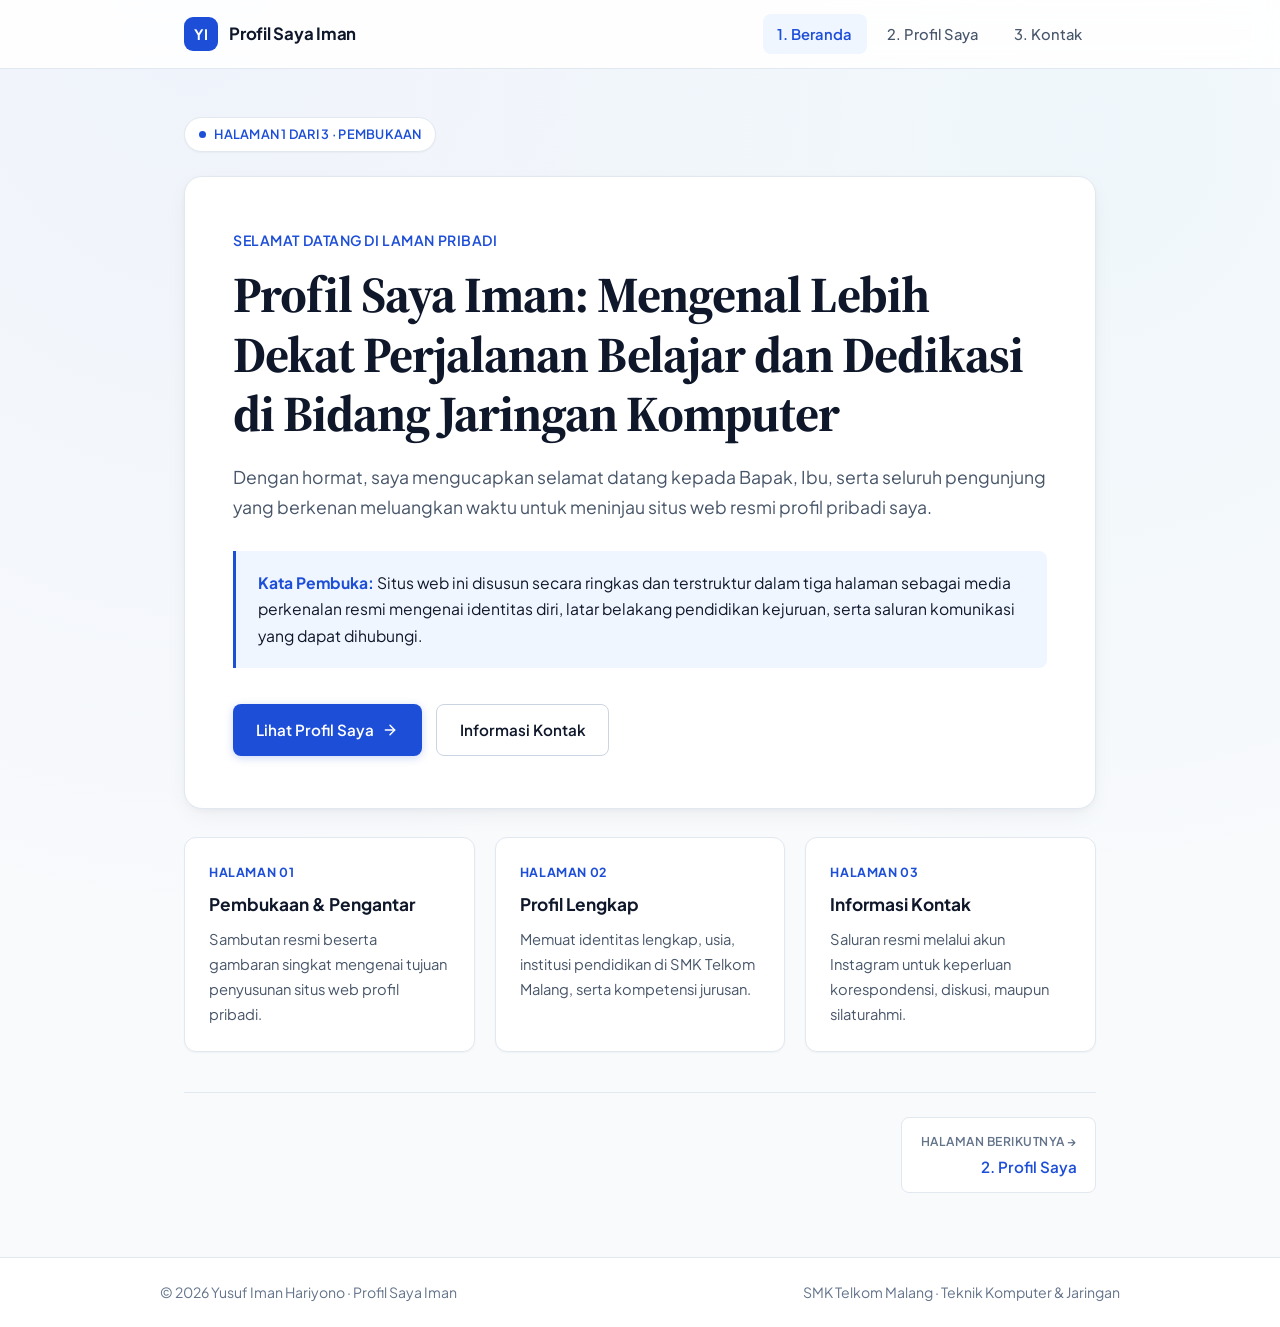
<file: index.html>
<!DOCTYPE html>
<html lang="id">
<head>
  <meta charset="UTF-8" />
  <meta name="viewport" content="width=device-width, initial-scale=1.0" />
  <title>Profil Saya Iman — Halaman Pembuka</title>
  <meta name="description" content="Website profil pribadi Yusuf Iman Hariyono, pelajar SMK Telkom Malang jurusan Teknik Komputer &amp; Jaringan." />
  <link rel="preconnect" href="https://fonts.googleapis.com" />
  <link rel="preconnect" href="https://fonts.gstatic.com" crossorigin />
  <link href="https://fonts.googleapis.com/css2?family=Plus+Jakarta+Sans:wght@400;500;600;700&family=Source+Serif+4:wght@600;700&display=swap" rel="stylesheet" />
  <link rel="stylesheet" href="assets/css/style.css" />
</head>
<body>
  <header class="site-header">
    <nav class="nav-container" aria-label="Navigasi Utama">
      <a href="index.html" class="brand">
        <span class="brand-monogram" aria-hidden="true">YI</span>
        <span>Profil Saya Iman</span>
      </a>
      <button
        id="navToggle"
        class="nav-toggle"
        type="button"
        aria-label="Buka menu navigasi"
        aria-expanded="false"
        aria-controls="navLinks"
      >
        <svg width="20" height="20" viewBox="0 0 24 24" fill="none" stroke="currentColor" stroke-width="2" stroke-linecap="round">
          <line x1="3" y1="6" x2="21" y2="6" />
          <line x1="3" y1="12" x2="21" y2="12" />
          <line x1="3" y1="18" x2="21" y2="18" />
        </svg>
      </button>
      <ul id="navLinks" class="nav-links">
        <li><a href="index.html" class="nav-link active" aria-current="page">1. Beranda</a></li>
        <li><a href="profil.html" class="nav-link">2. Profil Saya</a></li>
        <li><a href="kontak.html" class="nav-link">3. Kontak</a></li>
      </ul>
    </nav>
  </header>

  <main class="main-content">
    <div class="page-indicator">
      <span class="page-indicator-dot" aria-hidden="true"></span>
      <span>Halaman 1 dari 3 &middot; Pembukaan</span>
    </div>

    <section class="hero-card" aria-labelledby="judul-utama">
      <p class="hero-eyebrow">Selamat Datang di Laman Pribadi</p>
      <h1 id="judul-utama" class="hero-title">
        Profil Saya Iman: Mengenal Lebih Dekat Perjalanan Belajar dan Dedikasi di Bidang Jaringan Komputer
      </h1>
      <p class="hero-subtitle">
        Dengan hormat, saya mengucapkan selamat datang kepada Bapak, Ibu, serta seluruh pengunjung yang berkenan meluangkan waktu untuk meninjau situs web resmi profil pribadi saya.
      </p>

      <blockquote class="opening-quote">
        <strong>Kata Pembuka:</strong> Situs web ini disusun secara ringkas dan terstruktur dalam tiga halaman sebagai media perkenalan resmi mengenai identitas diri, latar belakang pendidikan kejuruan, serta saluran komunikasi yang dapat dihubungi.
      </blockquote>

      <div class="cta-group">
        <a href="profil.html" class="btn btn-primary">
          Lihat Profil Saya
          <svg width="16" height="16" viewBox="0 0 24 24" fill="none" stroke="currentColor" stroke-width="2.2" stroke-linecap="round" stroke-linejoin="round" aria-hidden="true">
            <path d="M5 12h14" />
            <path d="m12 5 7 7-7 7" />
          </svg>
        </a>
        <a href="kontak.html" class="btn btn-secondary">Informasi Kontak</a>
      </div>
    </section>

    <section class="section-grid" aria-label="Ringkasan Halaman Website">
      <article class="summary-card">
        <div class="summary-number">Halaman 01</div>
        <h2>Pembukaan &amp; Pengantar</h2>
        <p>Sambutan resmi beserta gambaran singkat mengenai tujuan penyusunan situs web profil pribadi.</p>
      </article>
      <article class="summary-card">
        <div class="summary-number">Halaman 02</div>
        <h2>Profil Lengkap</h2>
        <p>Memuat identitas lengkap, usia, institusi pendidikan di SMK Telkom Malang, serta kompetensi jurusan.</p>
      </article>
      <article class="summary-card">
        <div class="summary-number">Halaman 03</div>
        <h2>Informasi Kontak</h2>
        <p>Saluran resmi melalui akun Instagram untuk keperluan korespondensi, diskusi, maupun silaturahmi.</p>
      </article>
    </section>

    <nav class="page-pagination" aria-label="Navigasi Halaman">
      <a href="profil.html" class="pagination-link next">
        <span class="pagination-dir">Halaman Berikutnya &rarr;</span>
        <span class="pagination-label">2. Profil Saya</span>
      </a>
    </nav>
  </main>

  <footer class="site-footer">
    <div class="footer-container">
      <span>&copy; 2026 Yusuf Iman Hariyono &middot; Profil Saya Iman</span>
      <span>SMK Telkom Malang &middot; Teknik Komputer &amp; Jaringan</span>
    </div>
  </footer>

  <script src="assets/js/main.js"></script>
</body>
</html>
</file>
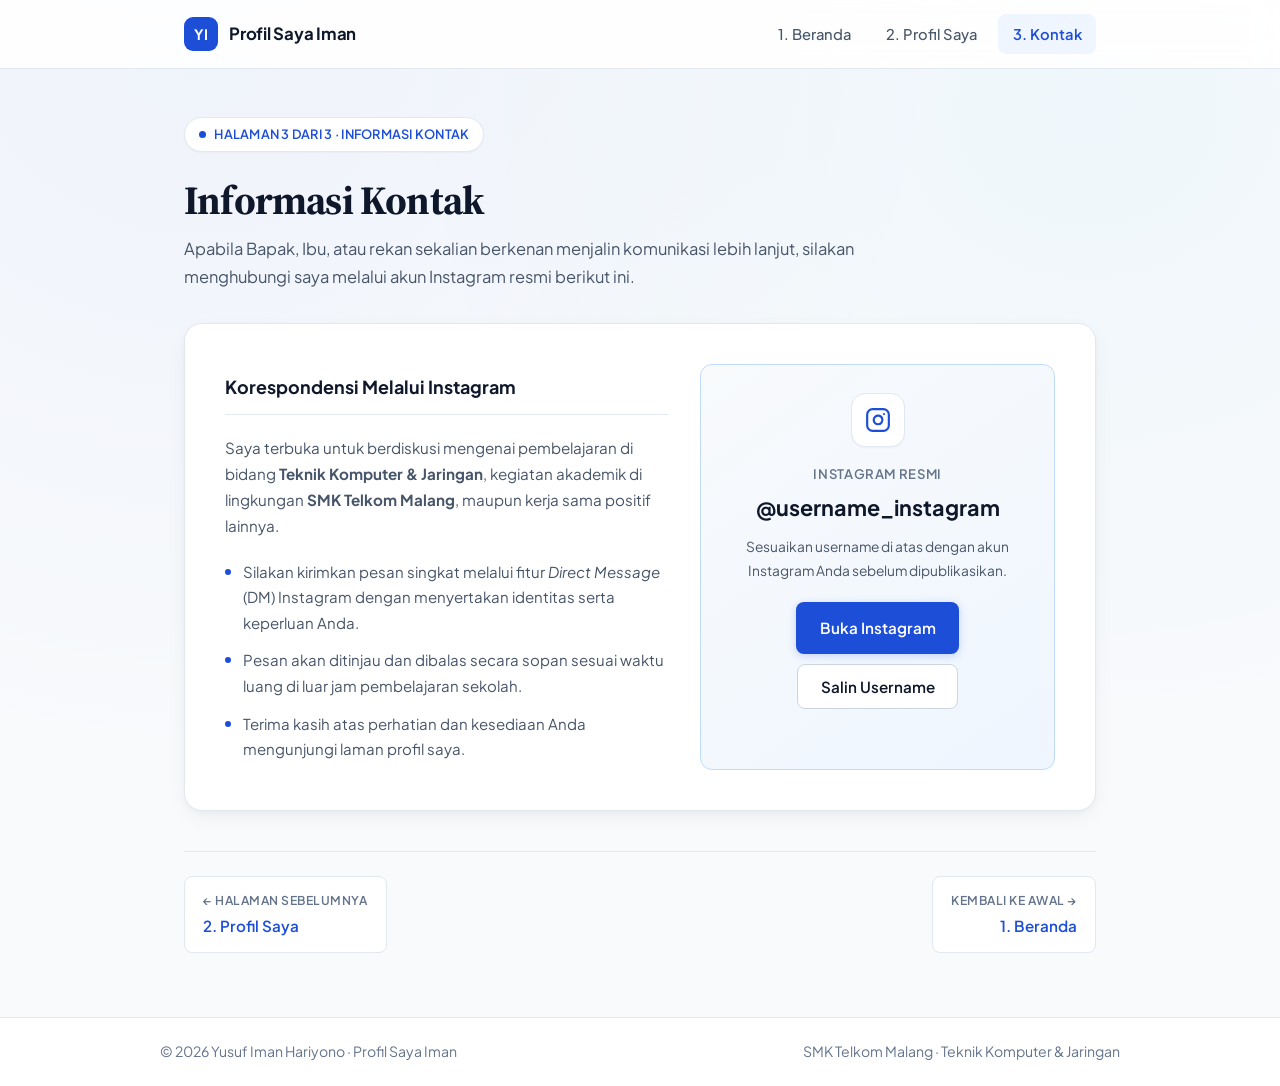
<file: kontak.html>
<!DOCTYPE html>
<html lang="id">
<head>
  <meta charset="UTF-8" />
  <meta name="viewport" content="width=device-width, initial-scale=1.0" />
  <title>Informasi Kontak — Yusuf Iman Hariyono</title>
  <meta name="description" content="Informasi kontak resmi melalui Instagram untuk menghubungi Yusuf Iman Hariyono." />
  <link rel="preconnect" href="https://fonts.googleapis.com" />
  <link rel="preconnect" href="https://fonts.gstatic.com" crossorigin />
  <link href="https://fonts.googleapis.com/css2?family=Plus+Jakarta+Sans:wght@400;500;600;700&family=Source+Serif+4:wght@600;700&display=swap" rel="stylesheet" />
  <link rel="stylesheet" href="assets/css/style.css" />
</head>
<body>
  <header class="site-header">
    <nav class="nav-container" aria-label="Navigasi Utama">
      <a href="index.html" class="brand">
        <span class="brand-monogram" aria-hidden="true">YI</span>
        <span>Profil Saya Iman</span>
      </a>
      <button
        id="navToggle"
        class="nav-toggle"
        type="button"
        aria-label="Buka menu navigasi"
        aria-expanded="false"
        aria-controls="navLinks"
      >
        <svg width="20" height="20" viewBox="0 0 24 24" fill="none" stroke="currentColor" stroke-width="2" stroke-linecap="round">
          <line x1="3" y1="6" x2="21" y2="6" />
          <line x1="3" y1="12" x2="21" y2="12" />
          <line x1="3" y1="18" x2="21" y2="18" />
        </svg>
      </button>
      <ul id="navLinks" class="nav-links">
        <li><a href="index.html" class="nav-link">1. Beranda</a></li>
        <li><a href="profil.html" class="nav-link">2. Profil Saya</a></li>
        <li><a href="kontak.html" class="nav-link active" aria-current="page">3. Kontak</a></li>
      </ul>
    </nav>
  </header>

  <main class="main-content">
    <div class="page-indicator">
      <span class="page-indicator-dot" aria-hidden="true"></span>
      <span>Halaman 3 dari 3 &middot; Informasi Kontak</span>
    </div>

    <header class="page-header">
      <h1 class="page-title">Informasi Kontak</h1>
      <p class="page-lead">
        Apabila Bapak, Ibu, atau rekan sekalian berkenan menjalin komunikasi lebih lanjut, silakan menghubungi saya melalui akun Instagram resmi berikut ini.
      </p>
    </header>

    <section class="contact-card" aria-label="Kontak Instagram">
      <div>
        <h2 class="card-title">Korespondensi Melalui Instagram</h2>
        <p class="formal-note">
          Saya terbuka untuk berdiskusi mengenai pembelajaran di bidang <strong>Teknik Komputer &amp; Jaringan</strong>, kegiatan akademik di lingkungan <strong>SMK Telkom Malang</strong>, maupun kerja sama positif lainnya.
        </p>
        <ul class="contact-info-list">
          <li>Silakan kirimkan pesan singkat melalui fitur <em>Direct Message</em> (DM) Instagram dengan menyertakan identitas serta keperluan Anda.</li>
          <li>Pesan akan ditinjau dan dibalas secara sopan sesuai waktu luang di luar jam pembelajaran sekolah.</li>
          <li>Terima kasih atas perhatian dan kesediaan Anda mengunjungi laman profil saya.</li>
        </ul>
      </div>

      <div class="ig-panel">
        <div class="ig-icon-wrap" aria-hidden="true">
          <svg width="26" height="26" viewBox="0 0 24 24" fill="none" stroke="currentColor" stroke-width="2" stroke-linecap="round" stroke-linejoin="round">
            <rect x="2" y="2" width="20" height="20" rx="5" ry="5" />
            <path d="M16 11.37A4 4 0 1 1 12.63 8 4 4 0 0 1 16 11.37z" />
            <line x1="17.5" y1="6.5" x2="17.51" y2="6.5" />
          </svg>
        </div>
        <p class="ig-label">Instagram Resmi</p>
        <!-- Ganti @username_instagram di bawah dan tautan href dengan username Instagram asli Anda -->
        <p id="igHandleText" class="ig-handle">@username_instagram</p>
        <p class="ig-helper">Sesuaikan username di atas dengan akun Instagram Anda sebelum dipublikasikan.</p>
        <div class="ig-actions">
          <a
            href="https://www.instagram.com/"
            target="_blank"
            rel="noopener noreferrer"
            class="btn btn-primary"
          >
            Buka Instagram
          </a>
          <button id="copyIgBtn" type="button" class="btn btn-secondary">
            Salin Username
          </button>
        </div>
        <div id="copyFeedback" class="copy-feedback" role="status" aria-live="polite"></div>
      </div>
    </section>

    <nav class="page-pagination" aria-label="Navigasi Halaman">
      <a href="profil.html" class="pagination-link prev">
        <span class="pagination-dir">&larr; Halaman Sebelumnya</span>
        <span class="pagination-label">2. Profil Saya</span>
      </a>
      <a href="index.html" class="pagination-link next">
        <span class="pagination-dir">Kembali ke Awal &rarr;</span>
        <span class="pagination-label">1. Beranda</span>
      </a>
    </nav>
  </main>

  <footer class="site-footer">
    <div class="footer-container">
      <span>&copy; 2026 Yusuf Iman Hariyono &middot; Profil Saya Iman</span>
      <span>SMK Telkom Malang &middot; Teknik Komputer &amp; Jaringan</span>
    </div>
  </footer>

  <script src="assets/js/main.js"></script>
</body>
</html>
</file>
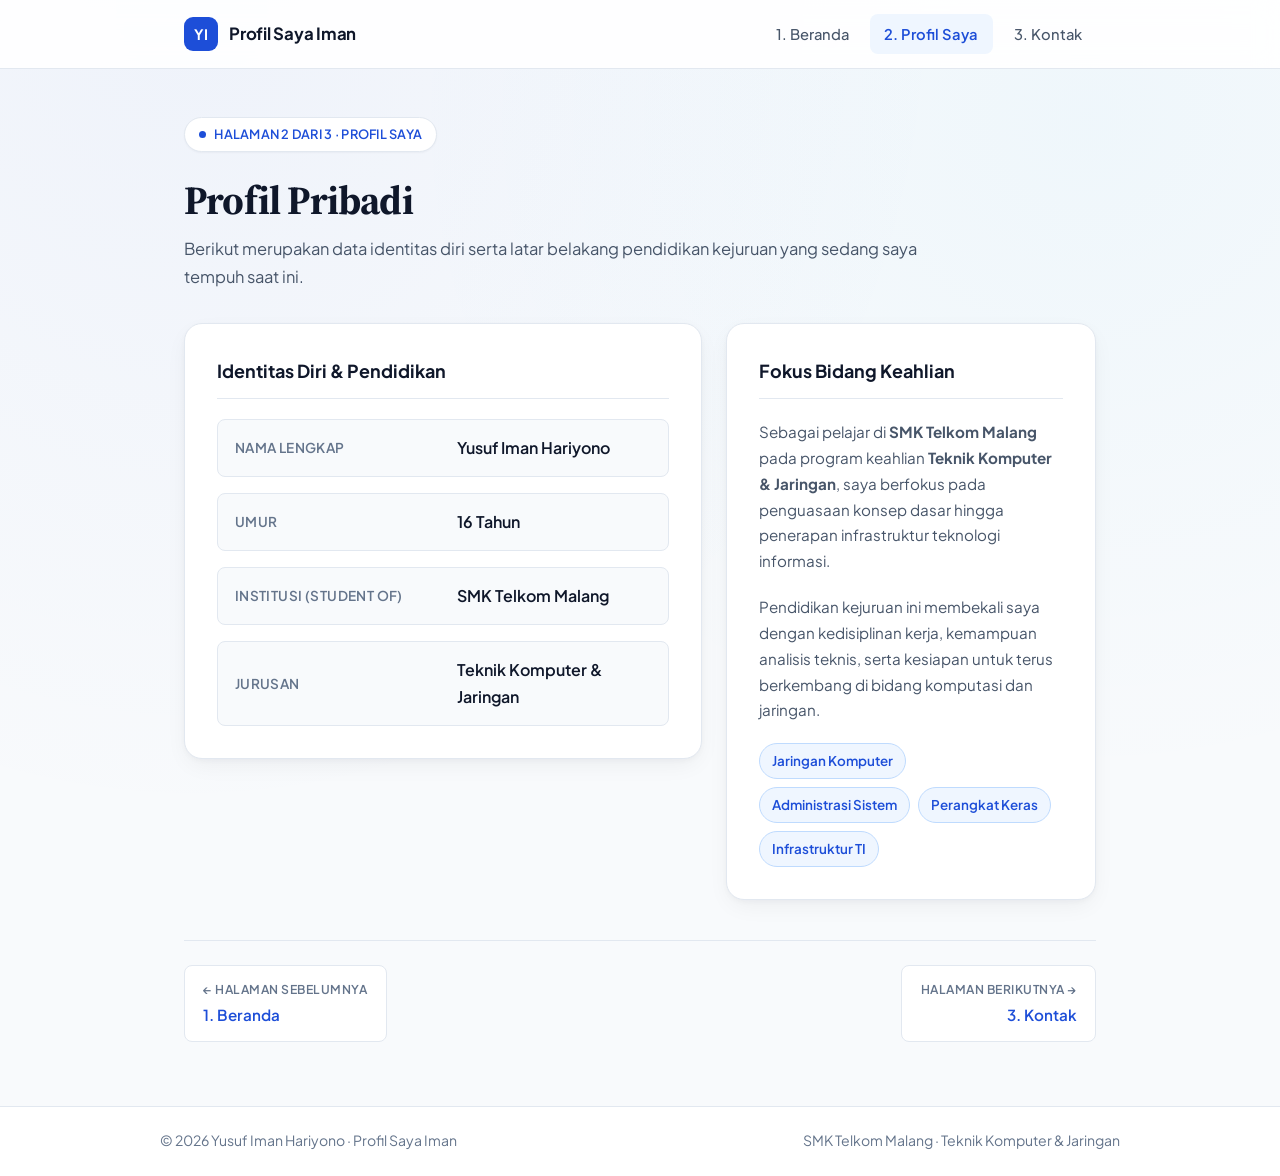
<file: profil.html>
<!DOCTYPE html>
<html lang="id">
<head>
  <meta charset="UTF-8" />
  <meta name="viewport" content="width=device-width, initial-scale=1.0" />
  <title>Profil Saya — Yusuf Iman Hariyono</title>
  <meta name="description" content="Informasi profil pribadi Yusuf Iman Hariyono, pelajar berusia 16 tahun di SMK Telkom Malang jurusan Teknik Komputer &amp; Jaringan." />
  <link rel="preconnect" href="https://fonts.googleapis.com" />
  <link rel="preconnect" href="https://fonts.gstatic.com" crossorigin />
  <link href="https://fonts.googleapis.com/css2?family=Plus+Jakarta+Sans:wght@400;500;600;700&family=Source+Serif+4:wght@600;700&display=swap" rel="stylesheet" />
  <link rel="stylesheet" href="assets/css/style.css" />
</head>
<body>
  <header class="site-header">
    <nav class="nav-container" aria-label="Navigasi Utama">
      <a href="index.html" class="brand">
        <span class="brand-monogram" aria-hidden="true">YI</span>
        <span>Profil Saya Iman</span>
      </a>
      <button
        id="navToggle"
        class="nav-toggle"
        type="button"
        aria-label="Buka menu navigasi"
        aria-expanded="false"
        aria-controls="navLinks"
      >
        <svg width="20" height="20" viewBox="0 0 24 24" fill="none" stroke="currentColor" stroke-width="2" stroke-linecap="round">
          <line x1="3" y1="6" x2="21" y2="6" />
          <line x1="3" y1="12" x2="21" y2="12" />
          <line x1="3" y1="18" x2="21" y2="18" />
        </svg>
      </button>
      <ul id="navLinks" class="nav-links">
        <li><a href="index.html" class="nav-link">1. Beranda</a></li>
        <li><a href="profil.html" class="nav-link active" aria-current="page">2. Profil Saya</a></li>
        <li><a href="kontak.html" class="nav-link">3. Kontak</a></li>
      </ul>
    </nav>
  </header>

  <main class="main-content">
    <div class="page-indicator">
      <span class="page-indicator-dot" aria-hidden="true"></span>
      <span>Halaman 2 dari 3 &middot; Profil Saya</span>
    </div>

    <header class="page-header">
      <h1 class="page-title">Profil Pribadi</h1>
      <p class="page-lead">
        Berikut merupakan data identitas diri serta latar belakang pendidikan kejuruan yang sedang saya tempuh saat ini.
      </p>
    </header>

    <section class="profile-layout" aria-label="Detail Profil Yusuf Iman Hariyono">
      <div class="card">
        <h2 class="card-title">Identitas Diri &amp; Pendidikan</h2>
        <dl class="profile-list">
          <div class="profile-item">
            <dt class="profile-label">Nama Lengkap</dt>
            <dd class="profile-value">Yusuf Iman Hariyono</dd>
          </div>
          <div class="profile-item">
            <dt class="profile-label">Umur</dt>
            <dd class="profile-value">16 Tahun</dd>
          </div>
          <div class="profile-item">
            <dt class="profile-label">Institusi (Student of)</dt>
            <dd class="profile-value">SMK Telkom Malang</dd>
          </div>
          <div class="profile-item">
            <dt class="profile-label">Jurusan</dt>
            <dd class="profile-value">Teknik Komputer &amp; Jaringan</dd>
          </div>
        </dl>
      </div>

      <aside class="card" aria-labelledby="ringkasan-pendidikan">
        <h2 id="ringkasan-pendidikan" class="card-title">Fokus Bidang Keahlian</h2>
        <p class="formal-note">
          Sebagai pelajar di <strong>SMK Telkom Malang</strong> pada program keahlian <strong>Teknik Komputer &amp; Jaringan</strong>, saya berfokus pada penguasaan konsep dasar hingga penerapan infrastruktur teknologi informasi.
        </p>
        <p class="formal-note">
          Pendidikan kejuruan ini membekali saya dengan kedisiplinan kerja, kemampuan analisis teknis, serta kesiapan untuk terus berkembang di bidang komputasi dan jaringan.
        </p>
        <ul class="badge-list" aria-label="Bidang studi utama">
          <li class="badge">Jaringan Komputer</li>
          <li class="badge">Administrasi Sistem</li>
          <li class="badge">Perangkat Keras</li>
          <li class="badge">Infrastruktur TI</li>
        </ul>
      </aside>
    </section>

    <nav class="page-pagination" aria-label="Navigasi Halaman">
      <a href="index.html" class="pagination-link prev">
        <span class="pagination-dir">&larr; Halaman Sebelumnya</span>
        <span class="pagination-label">1. Beranda</span>
      </a>
      <a href="kontak.html" class="pagination-link next">
        <span class="pagination-dir">Halaman Berikutnya &rarr;</span>
        <span class="pagination-label">3. Kontak</span>
      </a>
    </nav>
  </main>

  <footer class="site-footer">
    <div class="footer-container">
      <span>&copy; 2026 Yusuf Iman Hariyono &middot; Profil Saya Iman</span>
      <span>SMK Telkom Malang &middot; Teknik Komputer &amp; Jaringan</span>
    </div>
  </footer>

  <script src="assets/js/main.js"></script>
</body>
</html>
</file>
<file: assets/css/style.css>
/* ==========================================================================
   Profil Saya — Iman | Light Theme Formal Stylesheet
   ========================================================================== */

:root {
  --bg-page: #f8fafc;
  --bg-surface: #ffffff;
  --bg-subtle: #f1f5f9;
  --bg-accent-soft: #eff6ff;

  --text-primary: #0f172a;
  --text-secondary: #475569;
  --text-muted: #64748b;

  --accent: #1d4ed8;
  --accent-hover: #1e40af;
  --accent-border: #bfdbfe;

  --border: #e2e8f0;
  --border-strong: #cbd5e1;

  --shadow-sm: 0 1px 2px rgba(15, 23, 42, 0.04);
  --shadow-md: 0 8px 24px -4px rgba(15, 23, 42, 0.06), 0 2px 6px -1px rgba(15, 23, 42, 0.04);

  --radius-sm: 8px;
  --radius-md: 12px;
  --radius-lg: 18px;

  --font-sans: "Plus Jakarta Sans", -apple-system, BlinkMacSystemFont, "Segoe UI", Roboto, sans-serif;
  --font-serif: "Source Serif 4", Georgia, "Times New Roman", serif;

  --max-width: 960px;
}

*,
*::before,
*::after {
  box-sizing: border-box;
}

html {
  scroll-behavior: smooth;
}

body {
  margin: 0;
  min-height: 100vh;
  display: flex;
  flex-direction: column;
  font-family: var(--font-sans);
  font-size: 16px;
  line-height: 1.7;
  color: var(--text-primary);
  background-color: var(--bg-page);
  background-image:
    radial-gradient(at 15% 0%, rgba(29, 78, 216, 0.045) 0px, transparent 50%),
    radial-gradient(at 85% 10%, rgba(14, 165, 233, 0.04) 0px, transparent 45%);
  -webkit-font-smoothing: antialiased;
}

a {
  color: inherit;
  text-decoration: none;
}

/* Header & Navigation */
.site-header {
  position: sticky;
  top: 0;
  z-index: 50;
  background-color: rgba(255, 255, 255, 0.88);
  backdrop-filter: blur(12px);
  border-bottom: 1px solid var(--border);
}

.nav-container {
  max-width: var(--max-width);
  margin: 0 auto;
  padding: 0.9rem 1.5rem;
  display: flex;
  align-items: center;
  justify-content: space-between;
  gap: 1rem;
}

.brand {
  display: inline-flex;
  align-items: center;
  gap: 0.7rem;
  font-weight: 700;
  font-size: 1.05rem;
  letter-spacing: -0.015em;
  color: var(--text-primary);
}

.brand-monogram {
  width: 34px;
  height: 34px;
  border-radius: 9px;
  display: inline-flex;
  align-items: center;
  justify-content: center;
  background-color: var(--accent);
  color: #ffffff;
  font-size: 0.9rem;
  font-weight: 700;
  letter-spacing: 0.02em;
}

.nav-links {
  display: flex;
  align-items: center;
  gap: 0.4rem;
  list-style: none;
  margin: 0;
  padding: 0;
}

.nav-link {
  display: inline-flex;
  align-items: center;
  gap: 0.4rem;
  padding: 0.45rem 0.9rem;
  border-radius: var(--radius-sm);
  font-size: 0.92rem;
  font-weight: 500;
  color: var(--text-secondary);
  transition: background-color 0.2s ease, color 0.2s ease;
}

.nav-link:hover {
  background-color: var(--bg-subtle);
  color: var(--text-primary);
}

.nav-link.active {
  background-color: var(--bg-accent-soft);
  color: var(--accent);
  font-weight: 600;
}

.nav-toggle {
  display: none;
  background: transparent;
  border: 1px solid var(--border);
  border-radius: var(--radius-sm);
  padding: 0.45rem 0.65rem;
  color: var(--text-primary);
  cursor: pointer;
}

/* Main Content */
.main-content {
  flex: 1;
  width: 100%;
  max-width: var(--max-width);
  margin: 0 auto;
  padding: 3rem 1.5rem 4rem;
}

/* Page Step Indicator */
.page-indicator {
  display: inline-flex;
  align-items: center;
  gap: 0.55rem;
  padding: 0.35rem 0.85rem;
  border-radius: 999px;
  background-color: var(--bg-surface);
  border: 1px solid var(--border);
  box-shadow: var(--shadow-sm);
  font-size: 0.8rem;
  font-weight: 600;
  color: var(--accent);
  letter-spacing: 0.02em;
  text-transform: uppercase;
  margin-bottom: 1.5rem;
}

.page-indicator-dot {
  width: 7px;
  height: 7px;
  border-radius: 50%;
  background-color: var(--accent);
}

/* Hero / Page 1 */
.hero-card {
  background-color: var(--bg-surface);
  border: 1px solid var(--border);
  border-radius: var(--radius-lg);
  padding: 3.25rem 3rem;
  box-shadow: var(--shadow-md);
}

.hero-eyebrow {
  font-size: 0.88rem;
  font-weight: 600;
  color: var(--accent);
  letter-spacing: 0.04em;
  text-transform: uppercase;
  margin: 0 0 0.75rem;
}

.hero-title {
  font-family: var(--font-serif);
  font-size: clamp(2.1rem, 4.5vw, 3.15rem);
  font-weight: 700;
  line-height: 1.18;
  letter-spacing: -0.02em;
  color: var(--text-primary);
  margin: 0 0 1.25rem;
}

.hero-subtitle {
  font-size: 1.1rem;
  color: var(--text-secondary);
  max-width: 64ch;
  margin: 0 0 1.75rem;
}

.opening-quote {
  border-left: 3px solid var(--accent);
  background-color: var(--bg-accent-soft);
  padding: 1.15rem 1.4rem;
  border-radius: 0 var(--radius-sm) var(--radius-sm) 0;
  margin: 0 0 2.25rem;
  color: var(--text-primary);
  font-size: 0.98rem;
}

.opening-quote strong {
  color: var(--accent);
}

.cta-group {
  display: flex;
  flex-wrap: wrap;
  gap: 0.9rem;
}

/* Buttons */
.btn {
  display: inline-flex;
  align-items: center;
  justify-content: center;
  gap: 0.5rem;
  padding: 0.75rem 1.4rem;
  border-radius: var(--radius-sm);
  font-family: inherit;
  font-size: 0.95rem;
  font-weight: 600;
  cursor: pointer;
  border: 1px solid transparent;
  transition: transform 0.15s ease, background-color 0.2s ease, border-color 0.2s ease, box-shadow 0.2s ease;
}

.btn:active {
  transform: translateY(1px);
}

.btn-primary {
  background-color: var(--accent);
  color: #ffffff;
  box-shadow: 0 2px 8px rgba(29, 78, 216, 0.22);
}

.btn-primary:hover {
  background-color: var(--accent-hover);
}

.btn-secondary {
  background-color: var(--bg-surface);
  color: var(--text-primary);
  border-color: var(--border-strong);
}

.btn-secondary:hover {
  background-color: var(--bg-subtle);
}

/* Overview Grid on Page 1 */
.section-grid {
  display: grid;
  grid-template-columns: repeat(3, 1fr);
  gap: 1.25rem;
  margin-top: 1.75rem;
}

.summary-card {
  background-color: var(--bg-surface);
  border: 1px solid var(--border);
  border-radius: var(--radius-md);
  padding: 1.5rem;
  box-shadow: var(--shadow-sm);
  transition: border-color 0.2s ease, box-shadow 0.2s ease;
}

.summary-card:hover {
  border-color: var(--accent-border);
  box-shadow: var(--shadow-md);
}

.summary-number {
  font-size: 0.78rem;
  font-weight: 700;
  color: var(--accent);
  letter-spacing: 0.05em;
  text-transform: uppercase;
  margin-bottom: 0.45rem;
}

.summary-card h2 {
  font-size: 1.08rem;
  margin: 0 0 0.45rem;
  color: var(--text-primary);
}

.summary-card p {
  font-size: 0.92rem;
  color: var(--text-secondary);
  margin: 0;
}

/* Page Header (Page 2 & Page 3) */
.page-header {
  margin-bottom: 2rem;
}

.page-title {
  font-family: var(--font-serif);
  font-size: clamp(1.85rem, 3.8vw, 2.5rem);
  font-weight: 700;
  line-height: 1.2;
  letter-spacing: -0.02em;
  margin: 0 0 0.65rem;
}

.page-lead {
  font-size: 1.03rem;
  color: var(--text-secondary);
  max-width: 62ch;
  margin: 0;
}

/* Profile Card (Page 2) */
.profile-layout {
  display: grid;
  grid-template-columns: 1.4fr 1fr;
  gap: 1.5rem;
  align-items: start;
}

.card {
  background-color: var(--bg-surface);
  border: 1px solid var(--border);
  border-radius: var(--radius-lg);
  padding: 2rem;
  box-shadow: var(--shadow-md);
}

.card-title {
  font-size: 1.12rem;
  font-weight: 700;
  margin: 0 0 1.25rem;
  padding-bottom: 0.75rem;
  border-bottom: 1px solid var(--border);
  color: var(--text-primary);
}

.profile-list {
  display: flex;
  flex-direction: column;
  gap: 1rem;
  margin: 0;
}

.profile-item {
  display: grid;
  grid-template-columns: 170px 1fr;
  gap: 0.75rem;
  padding: 0.9rem 1.05rem;
  background-color: var(--bg-page);
  border: 1px solid var(--border);
  border-radius: var(--radius-sm);
}

.profile-label {
  font-size: 0.85rem;
  font-weight: 600;
  color: var(--text-muted);
  text-transform: uppercase;
  letter-spacing: 0.03em;
  align-self: center;
}

.profile-value {
  font-size: 1rem;
  font-weight: 600;
  color: var(--text-primary);
}

.formal-note {
  font-size: 0.95rem;
  color: var(--text-secondary);
  margin: 0 0 1.25rem;
}

.badge-list {
  display: flex;
  flex-wrap: wrap;
  gap: 0.5rem;
  list-style: none;
  margin: 0;
  padding: 0;
}

.badge {
  display: inline-block;
  padding: 0.35rem 0.75rem;
  border-radius: 999px;
  background-color: var(--bg-accent-soft);
  border: 1px solid var(--accent-border);
  color: var(--accent);
  font-size: 0.84rem;
  font-weight: 600;
}

/* Contact Card (Page 3) */
.contact-card {
  background-color: var(--bg-surface);
  border: 1px solid var(--border);
  border-radius: var(--radius-lg);
  padding: 2.5rem;
  box-shadow: var(--shadow-md);
  display: grid;
  grid-template-columns: 1.25fr 1fr;
  gap: 2rem;
  align-items: center;
}

.ig-panel {
  background: linear-gradient(145deg, #f8fafc 0%, #eff6ff 100%);
  border: 1px solid var(--accent-border);
  border-radius: var(--radius-md);
  padding: 1.75rem;
  text-align: center;
}

.ig-icon-wrap {
  width: 54px;
  height: 54px;
  margin: 0 auto 1rem;
  border-radius: 14px;
  background-color: #ffffff;
  border: 1px solid var(--border);
  box-shadow: var(--shadow-sm);
  display: flex;
  align-items: center;
  justify-content: center;
  color: var(--accent);
}

.ig-label {
  font-size: 0.82rem;
  font-weight: 600;
  text-transform: uppercase;
  letter-spacing: 0.05em;
  color: var(--text-muted);
  margin: 0 0 0.35rem;
}

.ig-handle {
  font-size: 1.35rem;
  font-weight: 700;
  color: var(--text-primary);
  margin: 0 0 0.5rem;
  word-break: break-word;
}

.ig-helper {
  font-size: 0.86rem;
  color: var(--text-secondary);
  margin: 0 0 1.25rem;
}

.ig-actions {
  display: flex;
  flex-wrap: wrap;
  justify-content: center;
  gap: 0.65rem;
}

.copy-feedback {
  margin-top: 0.75rem;
  min-height: 1.25rem;
  font-size: 0.84rem;
  font-weight: 600;
  color: #15803d;
}

.contact-info-list {
  list-style: none;
  margin: 1.25rem 0 0;
  padding: 0;
  display: flex;
  flex-direction: column;
  gap: 0.75rem;
}

.contact-info-list li {
  padding-left: 1.1rem;
  position: relative;
  font-size: 0.94rem;
  color: var(--text-secondary);
}

.contact-info-list li::before {
  content: "";
  position: absolute;
  left: 0;
  top: 0.62rem;
  width: 6px;
  height: 6px;
  border-radius: 50%;
  background-color: var(--accent);
}

/* Bottom Page Pagination */
.page-pagination {
  margin-top: 2.5rem;
  padding-top: 1.5rem;
  border-top: 1px solid var(--border);
  display: flex;
  align-items: center;
  justify-content: space-between;
  gap: 1rem;
}

.pagination-link {
  display: inline-flex;
  flex-direction: column;
  gap: 0.15rem;
  padding: 0.8rem 1.15rem;
  border-radius: var(--radius-sm);
  border: 1px solid var(--border);
  background-color: var(--bg-surface);
  transition: border-color 0.2s ease, background-color 0.2s ease;
}

.pagination-link:hover {
  border-color: var(--accent-border);
  background-color: var(--bg-accent-soft);
}

.pagination-link.next {
  margin-left: auto;
  text-align: right;
}

.pagination-dir {
  font-size: 0.76rem;
  font-weight: 600;
  text-transform: uppercase;
  letter-spacing: 0.04em;
  color: var(--text-muted);
}

.pagination-label {
  font-size: 0.95rem;
  font-weight: 600;
  color: var(--accent);
}

/* Footer */
.site-footer {
  border-top: 1px solid var(--border);
  background-color: var(--bg-surface);
  padding: 1.4rem 1.5rem;
  font-size: 0.88rem;
  color: var(--text-muted);
}

.footer-container {
  max-width: var(--max-width);
  margin: 0 auto;
  display: flex;
  flex-wrap: wrap;
  align-items: center;
  justify-content: space-between;
  gap: 0.75rem;
}

/* Responsive */
@media (max-width: 820px) {
  .section-grid,
  .profile-layout,
  .contact-card {
    grid-template-columns: 1fr;
  }

  .hero-card {
    padding: 2.25rem 1.65rem;
  }
}

@media (max-width: 640px) {
  .nav-toggle {
    display: inline-flex;
    align-items: center;
    justify-content: center;
  }

  .nav-links {
    display: none;
    position: absolute;
    top: 100%;
    left: 0;
    right: 0;
    background-color: var(--bg-surface);
    border-bottom: 1px solid var(--border);
    padding: 0.75rem 1.5rem 1rem;
    flex-direction: column;
    align-items: stretch;
  }

  .nav-links.open {
    display: flex;
  }

  .profile-item {
    grid-template-columns: 1fr;
    gap: 0.25rem;
  }

  .page-pagination {
    flex-direction: column;
    align-items: stretch;
  }

  .pagination-link.next {
    margin-left: 0;
    text-align: left;
  }
}
</file>
